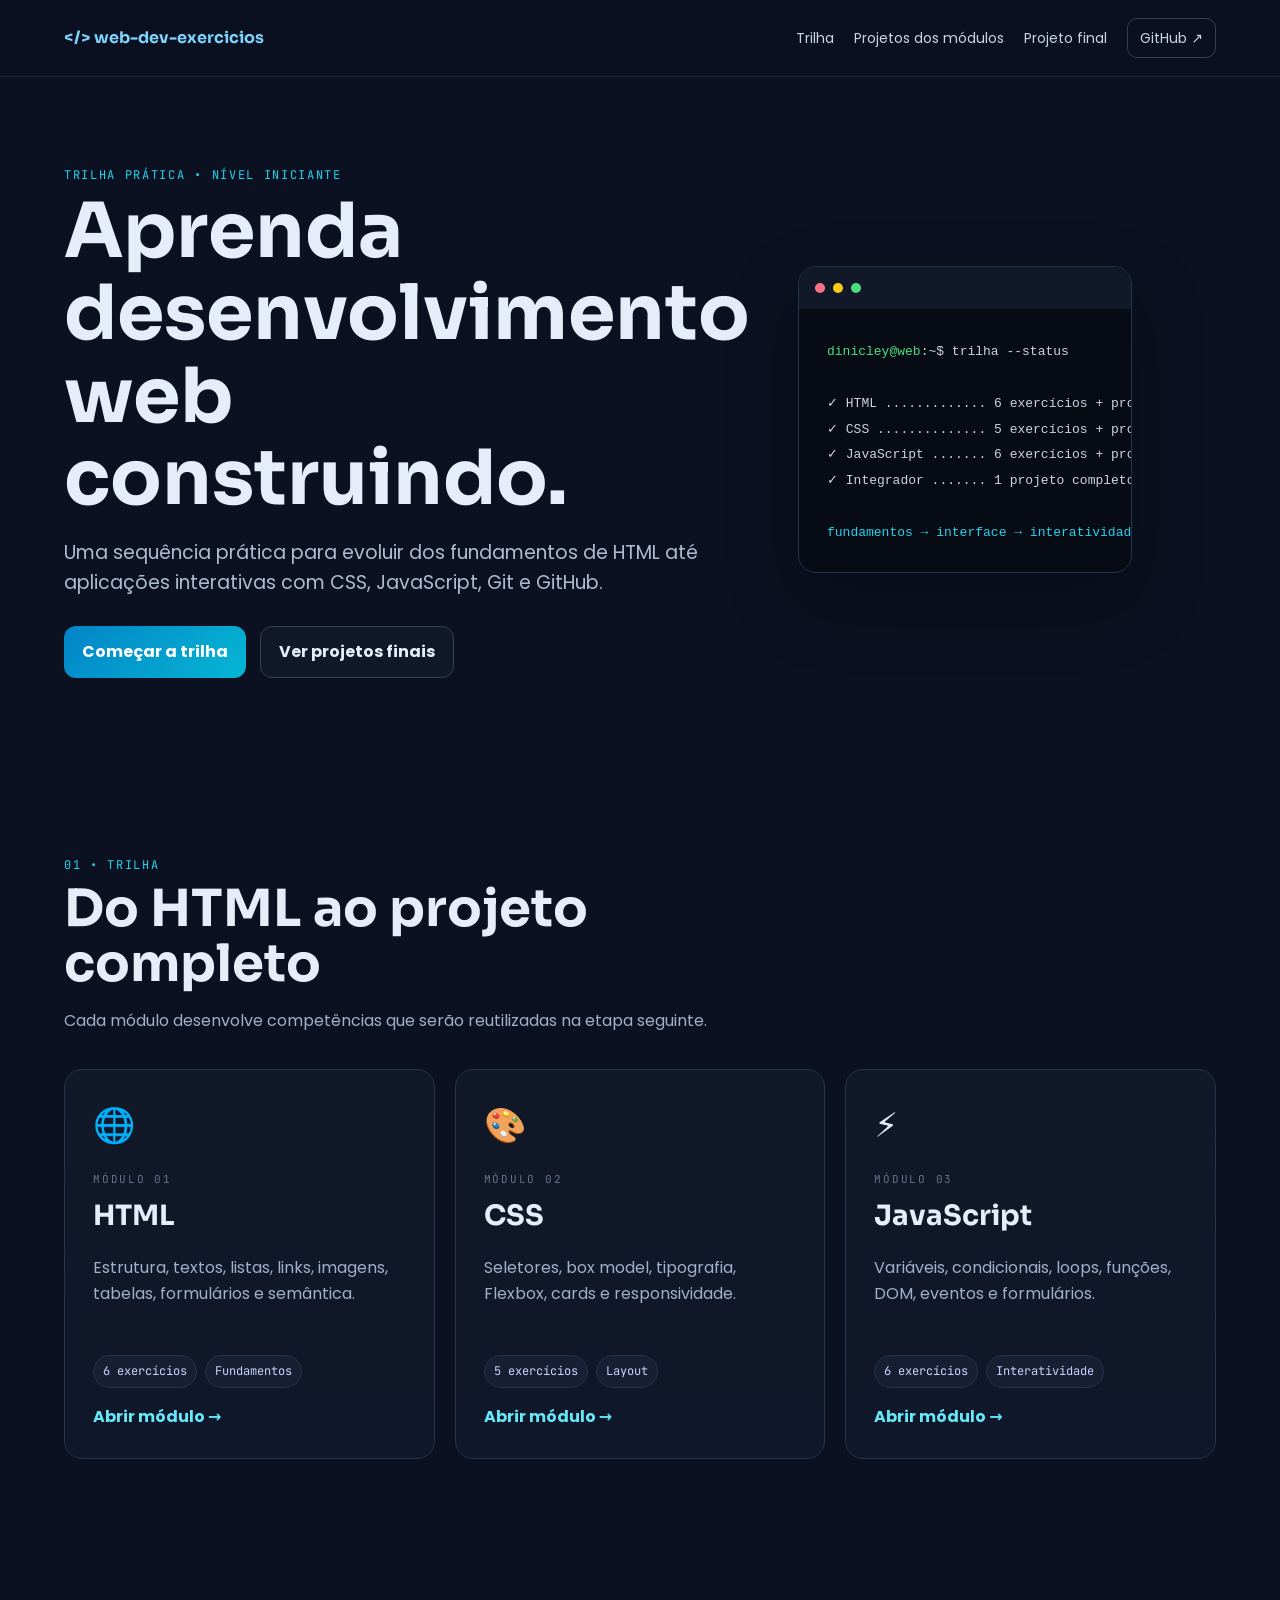
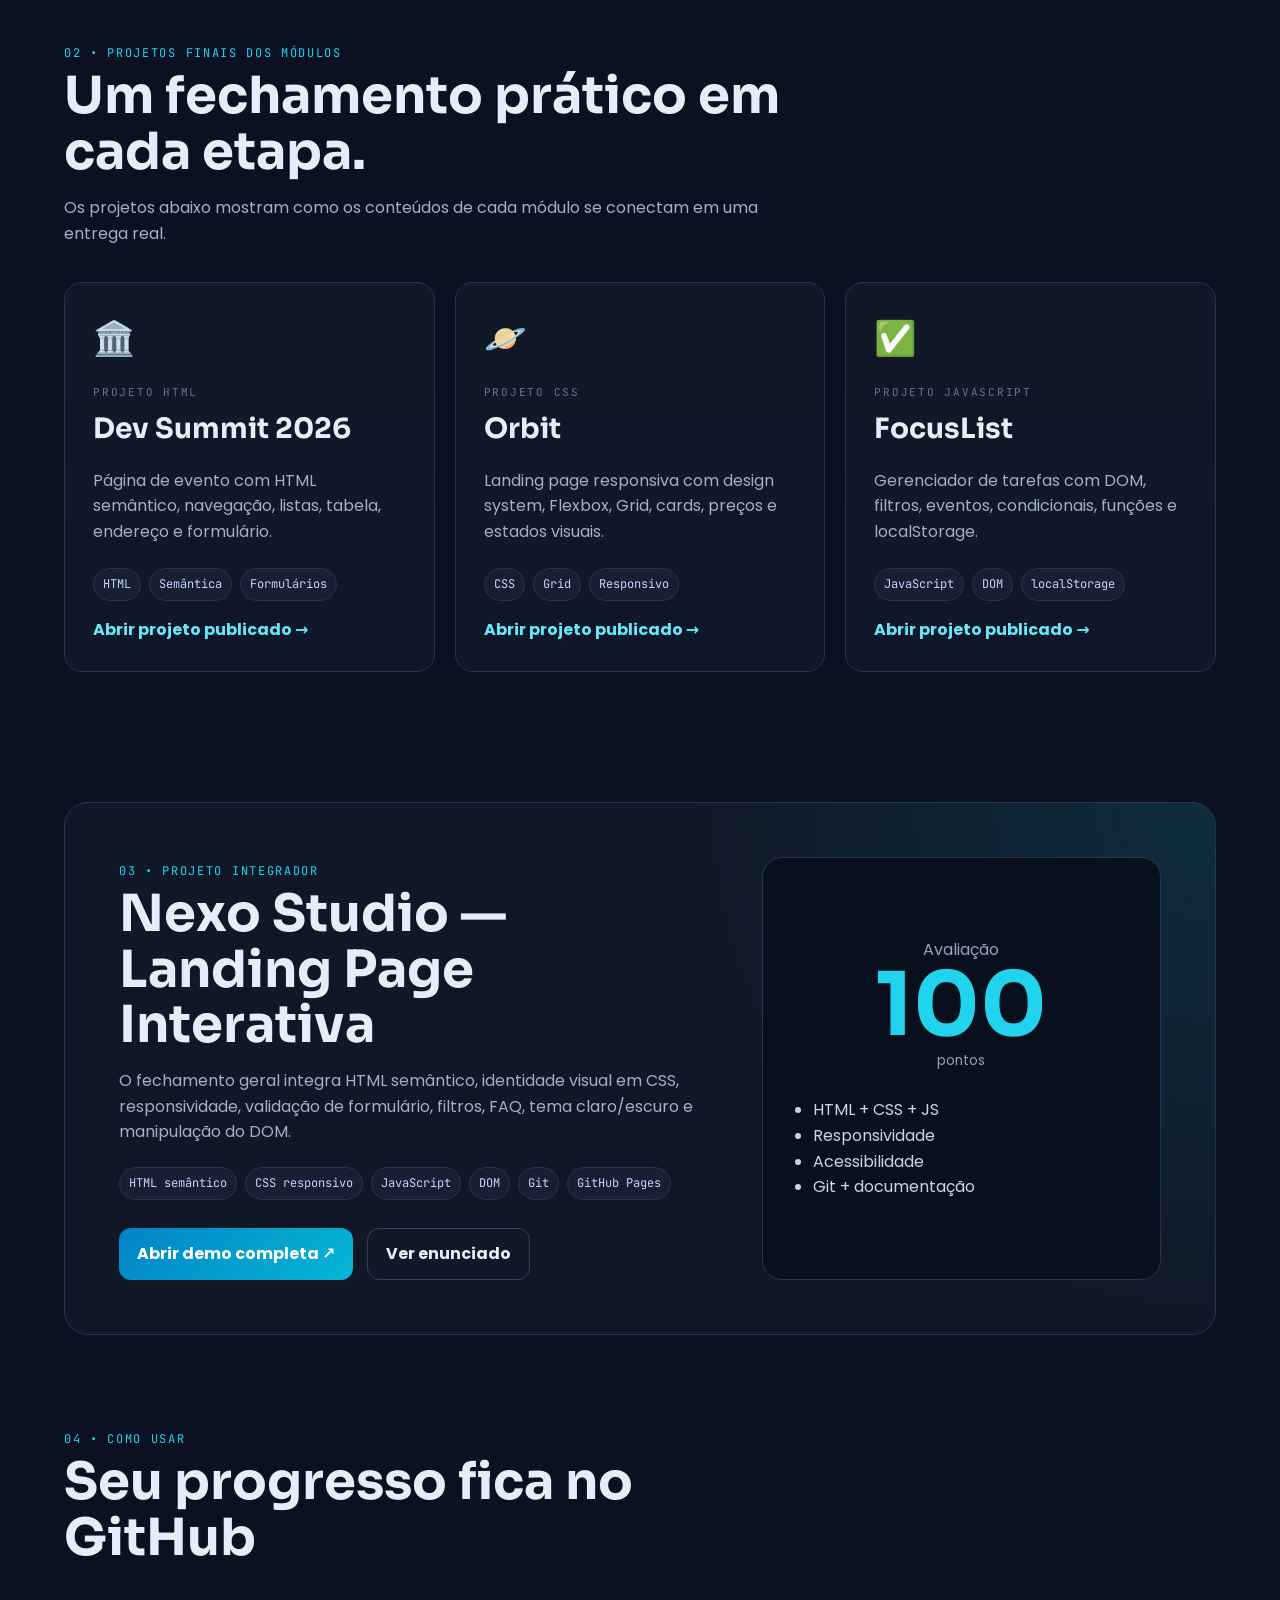
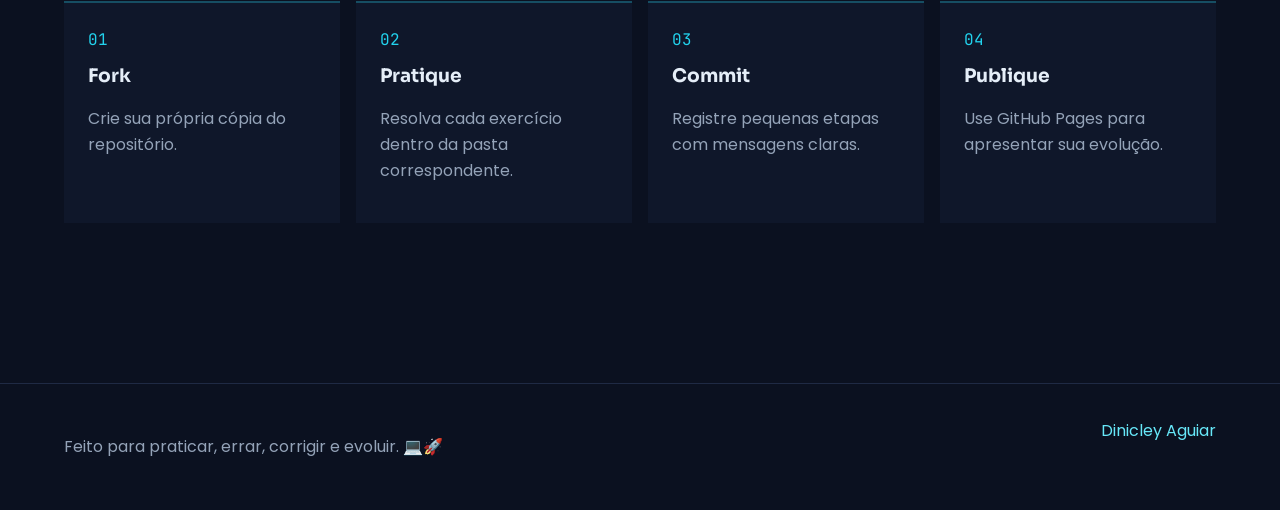
<file: docs/index.html>
<!doctype html>
<html lang="pt-BR">
<head>
  <meta charset="utf-8">
  <meta name="viewport" content="width=device-width, initial-scale=1">
  <meta name="description" content="Trilha prática de Programação Web com HTML, CSS e JavaScript.">
  <title>Programação Web — Exercícios</title>
  <link rel="stylesheet" href="./styles.css">
</head>
<body>
  <header class="topbar">
    <a class="brand" href="#inicio" aria-label="Início">&lt;/&gt; web-dev-exercicios</a>
    <nav aria-label="Navegação principal">
      <a href="#trilha">Trilha</a>
      <a href="#projetos-modulos">Projetos dos módulos</a>
      <a href="#projeto-final">Projeto final</a>
      <a class="github-link" href="https://github.com/dinicleyaguiar/web-dev-exercicios">GitHub ↗</a>
    </nav>
  </header>

  <main>
    <section class="hero" id="inicio">
      <div class="hero-copy">
        <span class="eyebrow">TRILHA PRÁTICA • NÍVEL INICIANTE</span>
        <h1>Aprenda desenvolvimento web construindo.</h1>
        <p>Uma sequência prática para evoluir dos fundamentos de HTML até aplicações interativas com CSS, JavaScript, Git e GitHub.</p>
        <div class="actions">
          <a class="button primary" href="#trilha">Começar a trilha</a>
          <a class="button secondary" href="#projetos-modulos">Ver projetos finais</a>
        </div>
      </div>
      <div class="terminal" aria-label="Resumo da trilha em formato de terminal">
        <div class="terminal-bar"><span></span><span></span><span></span></div>
        <pre><code><span class="prompt">dinicley@web</span>:~$ trilha --status

✓ HTML ............. 6 exercícios + projeto
✓ CSS .............. 5 exercícios + projeto
✓ JavaScript ....... 6 exercícios + projeto
✓ Integrador ....... 1 projeto completo

<span class="success">fundamentos → interface → interatividade</span></code></pre>
      </div>
    </section>

    <section class="section" id="trilha">
      <div class="section-heading">
        <span class="eyebrow">01 • TRILHA</span>
        <h2>Do HTML ao projeto completo</h2>
        <p>Cada módulo desenvolve competências que serão reutilizadas na etapa seguinte.</p>
      </div>

      <div class="cards">
        <article class="card">
          <div class="card-icon">🌐</div>
          <span class="card-number">MÓDULO 01</span>
          <h3>HTML</h3>
          <p>Estrutura, textos, listas, links, imagens, tabelas, formulários e semântica.</p>
          <div class="meta"><span>6 exercícios</span><span>Fundamentos</span></div>
          <a href="https://github.com/dinicleyaguiar/web-dev-exercicios/tree/main/modulo-01-html">Abrir módulo →</a>
        </article>

        <article class="card">
          <div class="card-icon">🎨</div>
          <span class="card-number">MÓDULO 02</span>
          <h3>CSS</h3>
          <p>Seletores, box model, tipografia, Flexbox, cards e responsividade.</p>
          <div class="meta"><span>5 exercícios</span><span>Layout</span></div>
          <a href="https://github.com/dinicleyaguiar/web-dev-exercicios/tree/main/modulo-02-css">Abrir módulo →</a>
        </article>

        <article class="card">
          <div class="card-icon">⚡</div>
          <span class="card-number">MÓDULO 03</span>
          <h3>JavaScript</h3>
          <p>Variáveis, condicionais, loops, funções, DOM, eventos e formulários.</p>
          <div class="meta"><span>6 exercícios</span><span>Interatividade</span></div>
          <a href="https://github.com/dinicleyaguiar/web-dev-exercicios/tree/main/modulo-03-javascript">Abrir módulo →</a>
        </article>
      </div>
    </section>

    <section class="section" id="projetos-modulos">
      <div class="section-heading">
        <span class="eyebrow">02 • PROJETOS FINAIS DOS MÓDULOS</span>
        <h2>Um fechamento prático em cada etapa.</h2>
        <p>Os projetos abaixo mostram como os conteúdos de cada módulo se conectam em uma entrega real.</p>
      </div>

      <div class="cards">
        <article class="card">
          <div class="card-icon">🏛️</div>
          <span class="card-number">PROJETO HTML</span>
          <h3>Dev Summit 2026</h3>
          <p>Página de evento com HTML semântico, navegação, listas, tabela, endereço e formulário.</p>
          <div class="meta"><span>HTML</span><span>Semântica</span><span>Formulários</span></div>
          <a href="./html/">Abrir projeto publicado →</a>
        </article>

        <article class="card">
          <div class="card-icon">🪐</div>
          <span class="card-number">PROJETO CSS</span>
          <h3>Orbit</h3>
          <p>Landing page responsiva com design system, Flexbox, Grid, cards, preços e estados visuais.</p>
          <div class="meta"><span>CSS</span><span>Grid</span><span>Responsivo</span></div>
          <a href="./css/">Abrir projeto publicado →</a>
        </article>

        <article class="card">
          <div class="card-icon">✅</div>
          <span class="card-number">PROJETO JAVASCRIPT</span>
          <h3>FocusList</h3>
          <p>Gerenciador de tarefas com DOM, filtros, eventos, condicionais, funções e localStorage.</p>
          <div class="meta"><span>JavaScript</span><span>DOM</span><span>localStorage</span></div>
          <a href="./javascript/">Abrir projeto publicado →</a>
        </article>
      </div>
    </section>

    <section class="project" id="projeto-final">
      <div>
        <span class="eyebrow">03 • PROJETO INTEGRADOR</span>
        <h2>Nexo Studio — Landing Page Interativa</h2>
        <p>O fechamento geral integra HTML semântico, identidade visual em CSS, responsividade, validação de formulário, filtros, FAQ, tema claro/escuro e manipulação do DOM.</p>
        <div class="project-tags">
          <span>HTML semântico</span><span>CSS responsivo</span><span>JavaScript</span><span>DOM</span><span>Git</span><span>GitHub Pages</span>
        </div>
        <div class="actions">
          <a class="button primary" href="./projeto-final/">Abrir demo completa ↗</a>
          <a class="button secondary" href="https://github.com/dinicleyaguiar/web-dev-exercicios/blob/main/projeto-final/README.md">Ver enunciado</a>
        </div>
      </div>
      <div class="score-card">
        <span>Avaliação</span>
        <strong>100</strong>
        <small>pontos</small>
        <ul>
          <li>HTML + CSS + JS</li>
          <li>Responsividade</li>
          <li>Acessibilidade</li>
          <li>Git + documentação</li>
        </ul>
      </div>
    </section>

    <section class="section" id="como-usar">
      <div class="section-heading">
        <span class="eyebrow">04 • COMO USAR</span>
        <h2>Seu progresso fica no GitHub</h2>
      </div>
      <div class="steps">
        <div><span>01</span><h3>Fork</h3><p>Crie sua própria cópia do repositório.</p></div>
        <div><span>02</span><h3>Pratique</h3><p>Resolva cada exercício dentro da pasta correspondente.</p></div>
        <div><span>03</span><h3>Commit</h3><p>Registre pequenas etapas com mensagens claras.</p></div>
        <div><span>04</span><h3>Publique</h3><p>Use GitHub Pages para apresentar sua evolução.</p></div>
      </div>
    </section>
  </main>

  <footer>
    <p>Feito para praticar, errar, corrigir e evoluir. 💻🚀</p>
    <a href="https://github.com/dinicleyaguiar">Dinicley Aguiar</a>
  </footer>
</body>
</html>
</file>
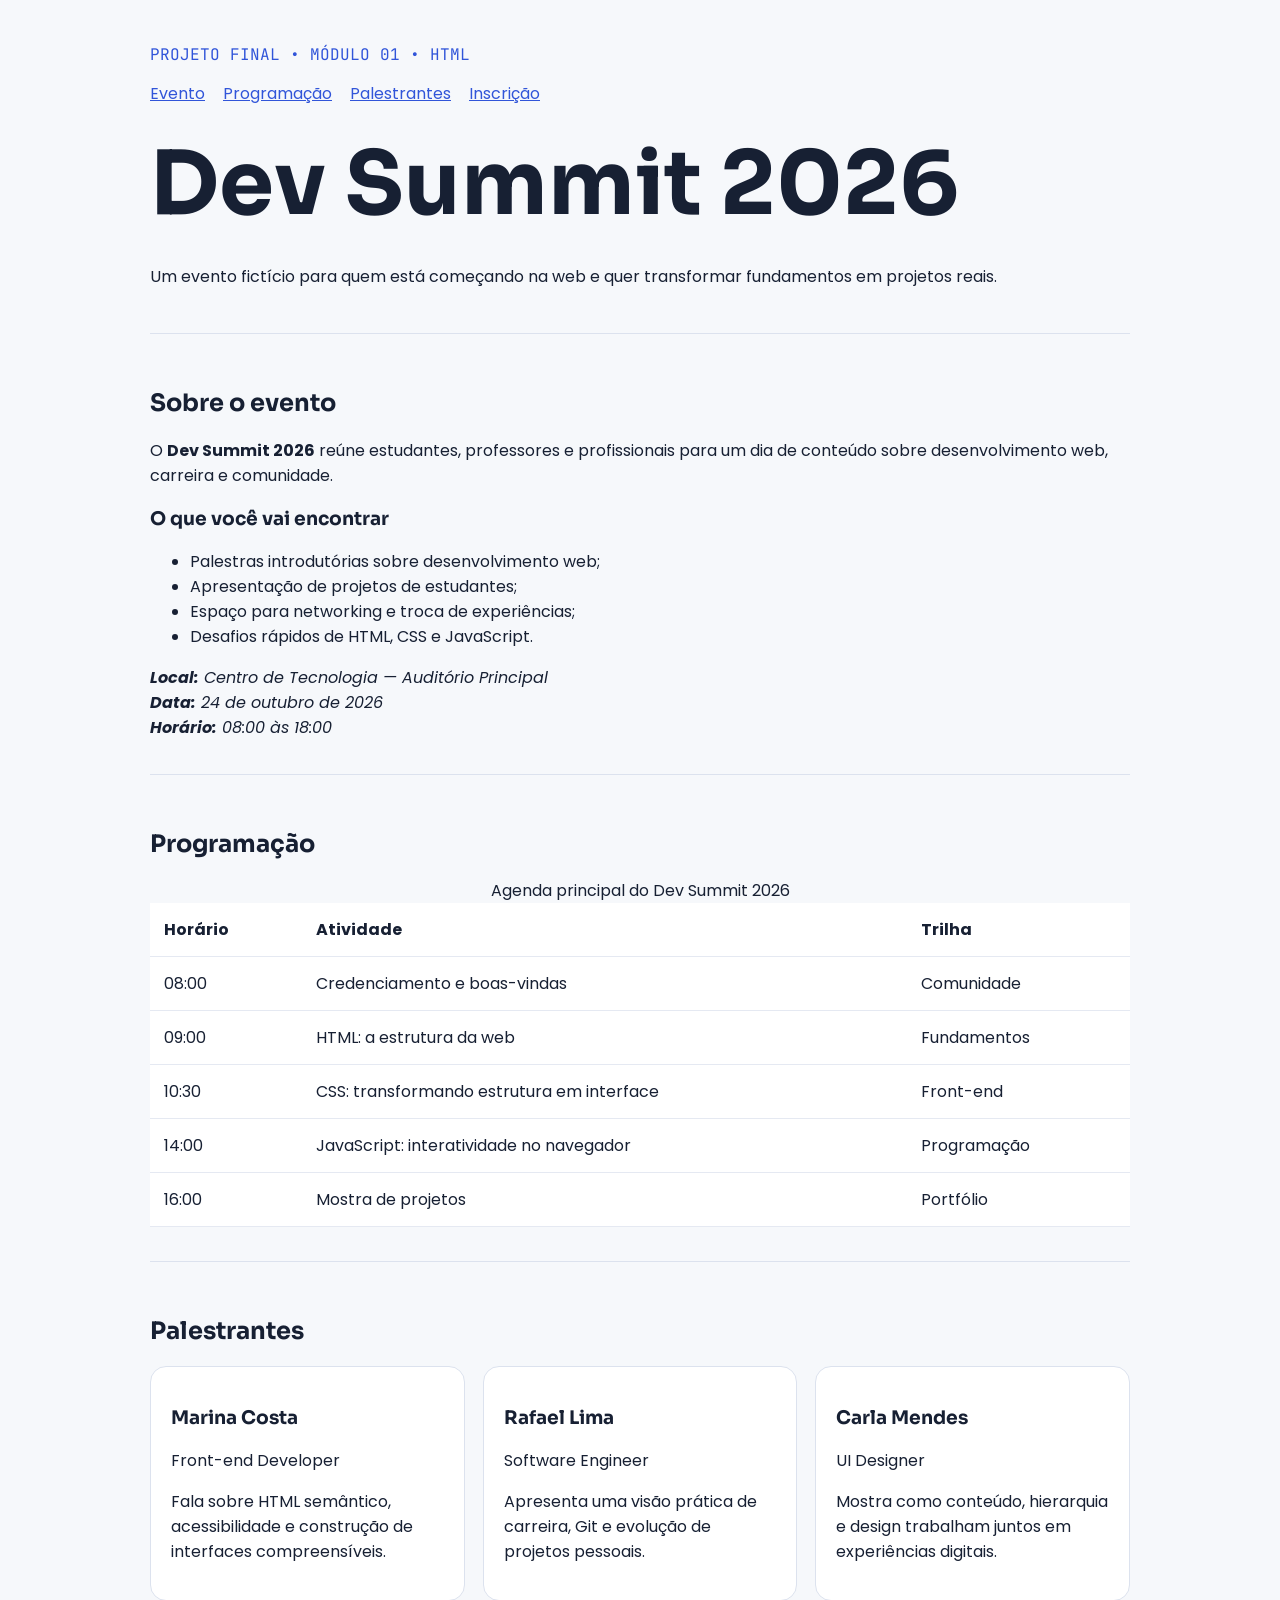
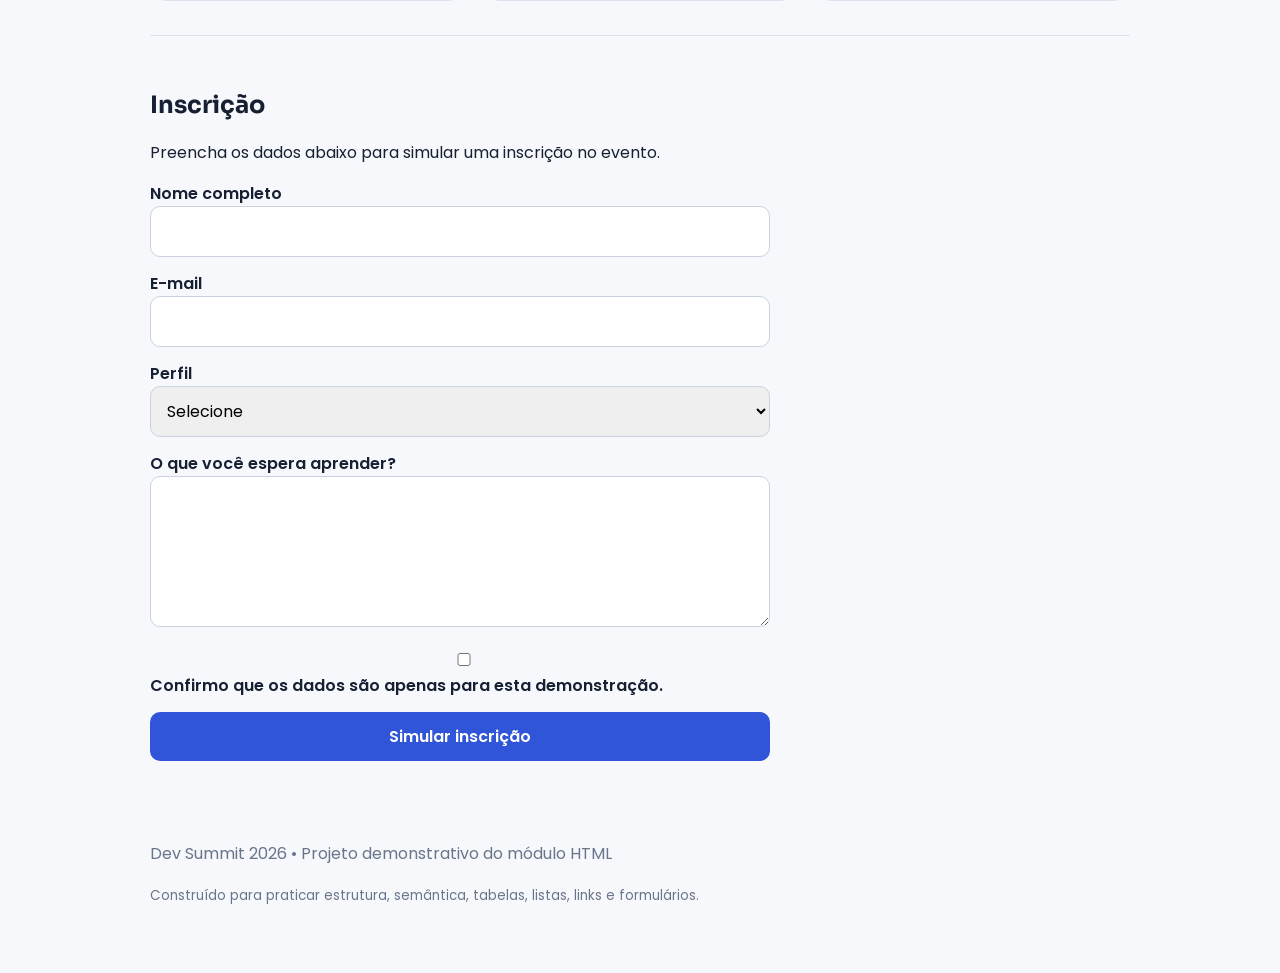
<file: modulo-01-html/projeto-final/index.html>
<!doctype html>
<html lang="pt-BR">
<head>
  <meta charset="utf-8">
  <meta name="viewport" content="width=device-width, initial-scale=1">
  <meta name="description" content="Dev Summit 2026 — projeto final demonstrativo do módulo de HTML.">
  <title>Dev Summit 2026</title>
  <link rel="preconnect" href="https://fonts.googleapis.com">
  <link rel="preconnect" href="https://fonts.gstatic.com" crossorigin>
  <link href="https://fonts.googleapis.com/css2?family=JetBrains+Mono:wght@400;600&family=Poppins:wght@400;500;600&family=Sora:wght@600;700;800&display=swap" rel="stylesheet">
  <style>
    :root{font-family:"Poppins",sans-serif;color:#172033;background:#f6f8fb}*{box-sizing:border-box}body{margin:0}header,main,footer{width:min(980px,92%);margin:auto}header{padding:28px 0}nav{display:flex;gap:18px;flex-wrap:wrap}nav a{color:#3155d9}h1,h2,h3{font-family:"Sora",sans-serif}h1{font-size:clamp(2.4rem,7vw,5.5rem);line-height:1;margin:.4em 0}.tag,code{font-family:"JetBrains Mono",monospace}.tag{color:#3155d9}section{padding:34px 0;border-top:1px solid #dce2ee}.grid{display:grid;grid-template-columns:repeat(auto-fit,minmax(220px,1fr));gap:18px}article{background:#fff;border:1px solid #dce2ee;border-radius:16px;padding:20px}table{width:100%;border-collapse:collapse;background:#fff}th,td{padding:14px;text-align:left;border-bottom:1px solid #e5e9f2}form{display:grid;gap:14px;max-width:620px}label{font-weight:600}input,select,textarea,button{font:inherit;padding:12px;border-radius:10px;border:1px solid #cbd3e2;width:100%}button{background:#3155d9;color:#fff;border:0;font-weight:600;cursor:pointer}footer{padding:30px 0 50px;color:#69758a}@media(max-width:600px){table{font-size:.9rem;display:block;overflow:auto}}
  </style>
</head>
<body>
  <header>
    <p class="tag">PROJETO FINAL • MÓDULO 01 • HTML</p>
    <nav aria-label="Navegação principal">
      <a href="#evento">Evento</a>
      <a href="#programacao">Programação</a>
      <a href="#palestrantes">Palestrantes</a>
      <a href="#inscricao">Inscrição</a>
    </nav>
    <h1>Dev Summit 2026</h1>
    <p>Um evento fictício para quem está começando na web e quer transformar fundamentos em projetos reais.</p>
  </header>

  <main>
    <section id="evento">
      <h2>Sobre o evento</h2>
      <p>O <strong>Dev Summit 2026</strong> reúne estudantes, professores e profissionais para um dia de conteúdo sobre desenvolvimento web, carreira e comunidade.</p>
      <h3>O que você vai encontrar</h3>
      <ul>
        <li>Palestras introdutórias sobre desenvolvimento web;</li>
        <li>Apresentação de projetos de estudantes;</li>
        <li>Espaço para networking e troca de experiências;</li>
        <li>Desafios rápidos de HTML, CSS e JavaScript.</li>
      </ul>
      <address>
        <strong>Local:</strong> Centro de Tecnologia — Auditório Principal<br>
        <strong>Data:</strong> 24 de outubro de 2026<br>
        <strong>Horário:</strong> 08:00 às 18:00
      </address>
    </section>

    <section id="programacao">
      <h2>Programação</h2>
      <table>
        <caption>Agenda principal do Dev Summit 2026</caption>
        <thead><tr><th>Horário</th><th>Atividade</th><th>Trilha</th></tr></thead>
        <tbody>
          <tr><td>08:00</td><td>Credenciamento e boas-vindas</td><td>Comunidade</td></tr>
          <tr><td>09:00</td><td>HTML: a estrutura da web</td><td>Fundamentos</td></tr>
          <tr><td>10:30</td><td>CSS: transformando estrutura em interface</td><td>Front-end</td></tr>
          <tr><td>14:00</td><td>JavaScript: interatividade no navegador</td><td>Programação</td></tr>
          <tr><td>16:00</td><td>Mostra de projetos</td><td>Portfólio</td></tr>
        </tbody>
      </table>
    </section>

    <section id="palestrantes">
      <h2>Palestrantes</h2>
      <div class="grid">
        <article>
          <h3>Marina Costa</h3>
          <p>Front-end Developer</p>
          <p>Fala sobre HTML semântico, acessibilidade e construção de interfaces compreensíveis.</p>
        </article>
        <article>
          <h3>Rafael Lima</h3>
          <p>Software Engineer</p>
          <p>Apresenta uma visão prática de carreira, Git e evolução de projetos pessoais.</p>
        </article>
        <article>
          <h3>Carla Mendes</h3>
          <p>UI Designer</p>
          <p>Mostra como conteúdo, hierarquia e design trabalham juntos em experiências digitais.</p>
        </article>
      </div>
    </section>

    <section id="inscricao">
      <h2>Inscrição</h2>
      <p>Preencha os dados abaixo para simular uma inscrição no evento.</p>
      <form action="#" method="get">
        <div>
          <label for="nome">Nome completo</label>
          <input id="nome" name="nome" type="text" required autocomplete="name">
        </div>
        <div>
          <label for="email">E-mail</label>
          <input id="email" name="email" type="email" required autocomplete="email">
        </div>
        <div>
          <label for="perfil">Perfil</label>
          <select id="perfil" name="perfil" required>
            <option value="">Selecione</option>
            <option>Estudante</option>
            <option>Professor</option>
            <option>Profissional</option>
          </select>
        </div>
        <div>
          <label for="mensagem">O que você espera aprender?</label>
          <textarea id="mensagem" name="mensagem" rows="5"></textarea>
        </div>
        <label><input type="checkbox" name="termos" required> Confirmo que os dados são apenas para esta demonstração.</label>
        <button type="submit">Simular inscrição</button>
      </form>
    </section>
  </main>

  <footer>
    <p>Dev Summit 2026 • Projeto demonstrativo do módulo HTML</p>
    <p><small>Construído para praticar estrutura, semântica, tabelas, listas, links e formulários.</small></p>
  </footer>
</body>
</html>
</file>
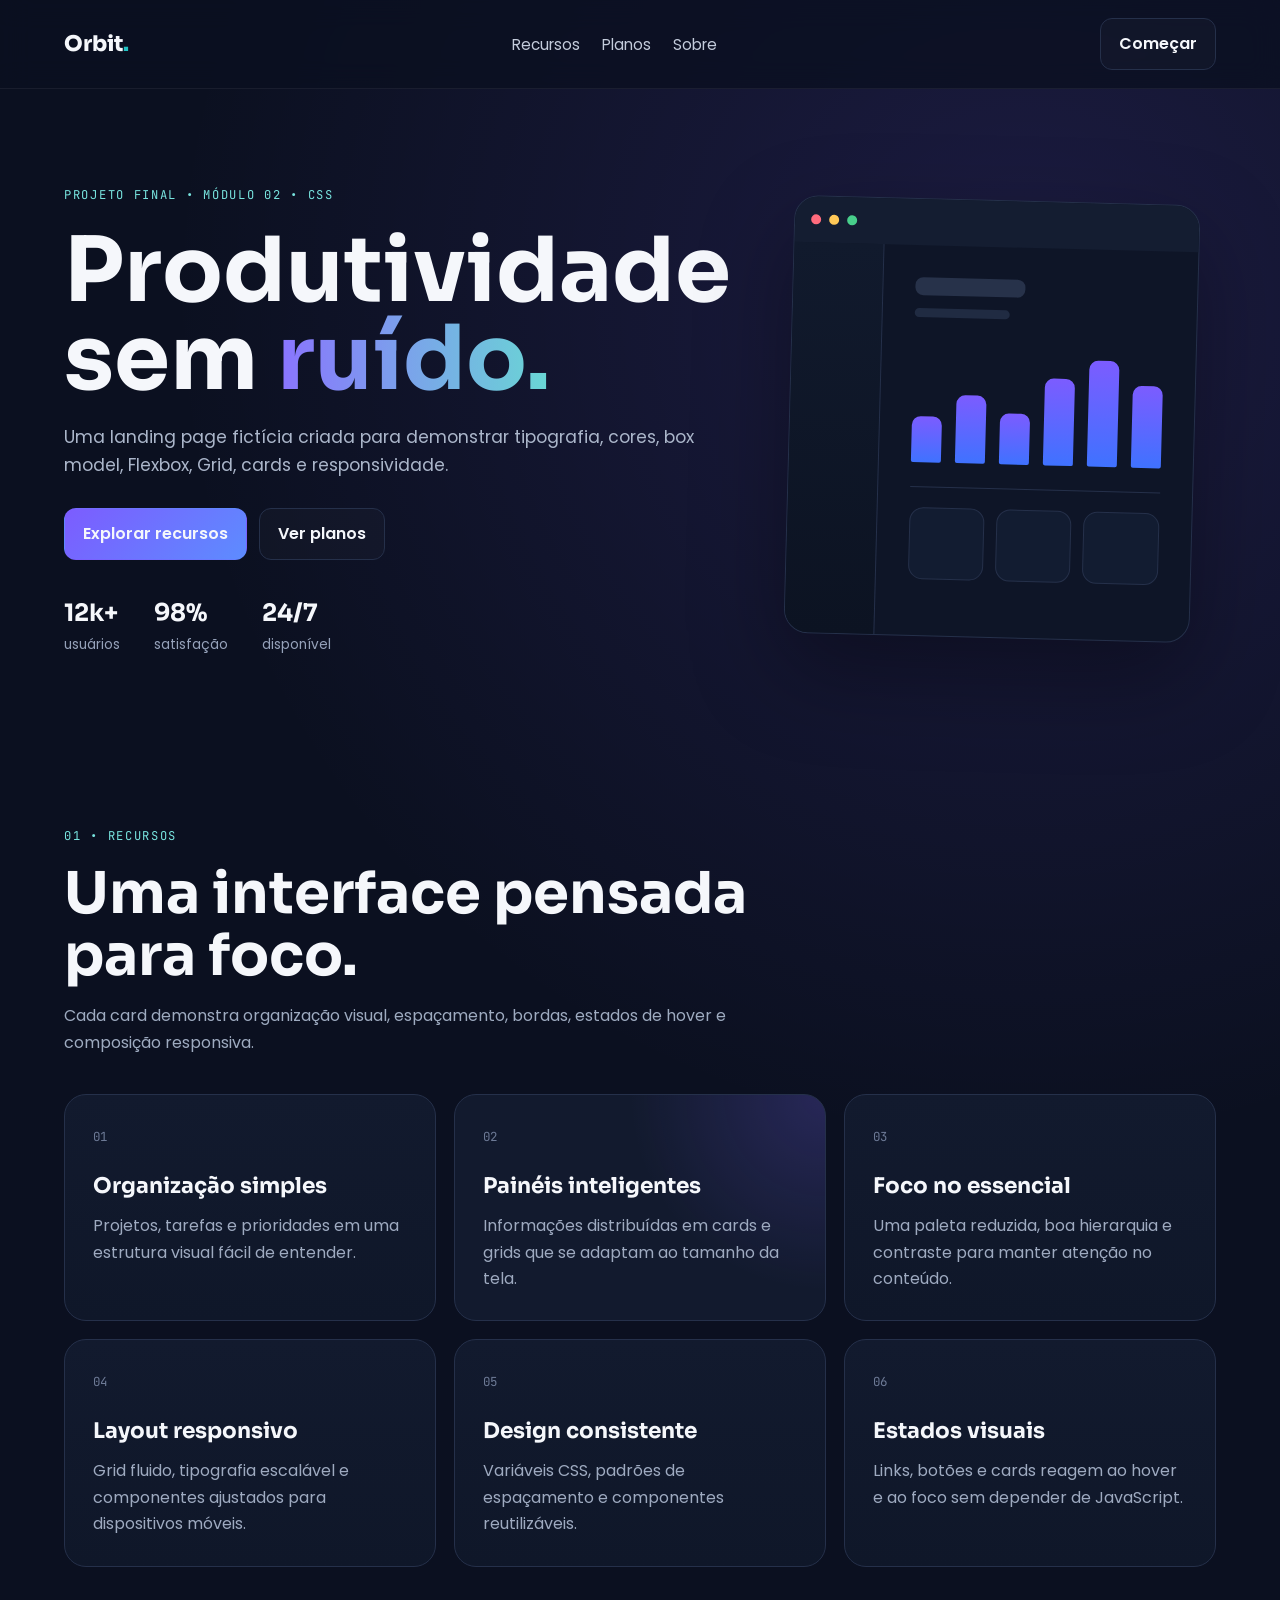
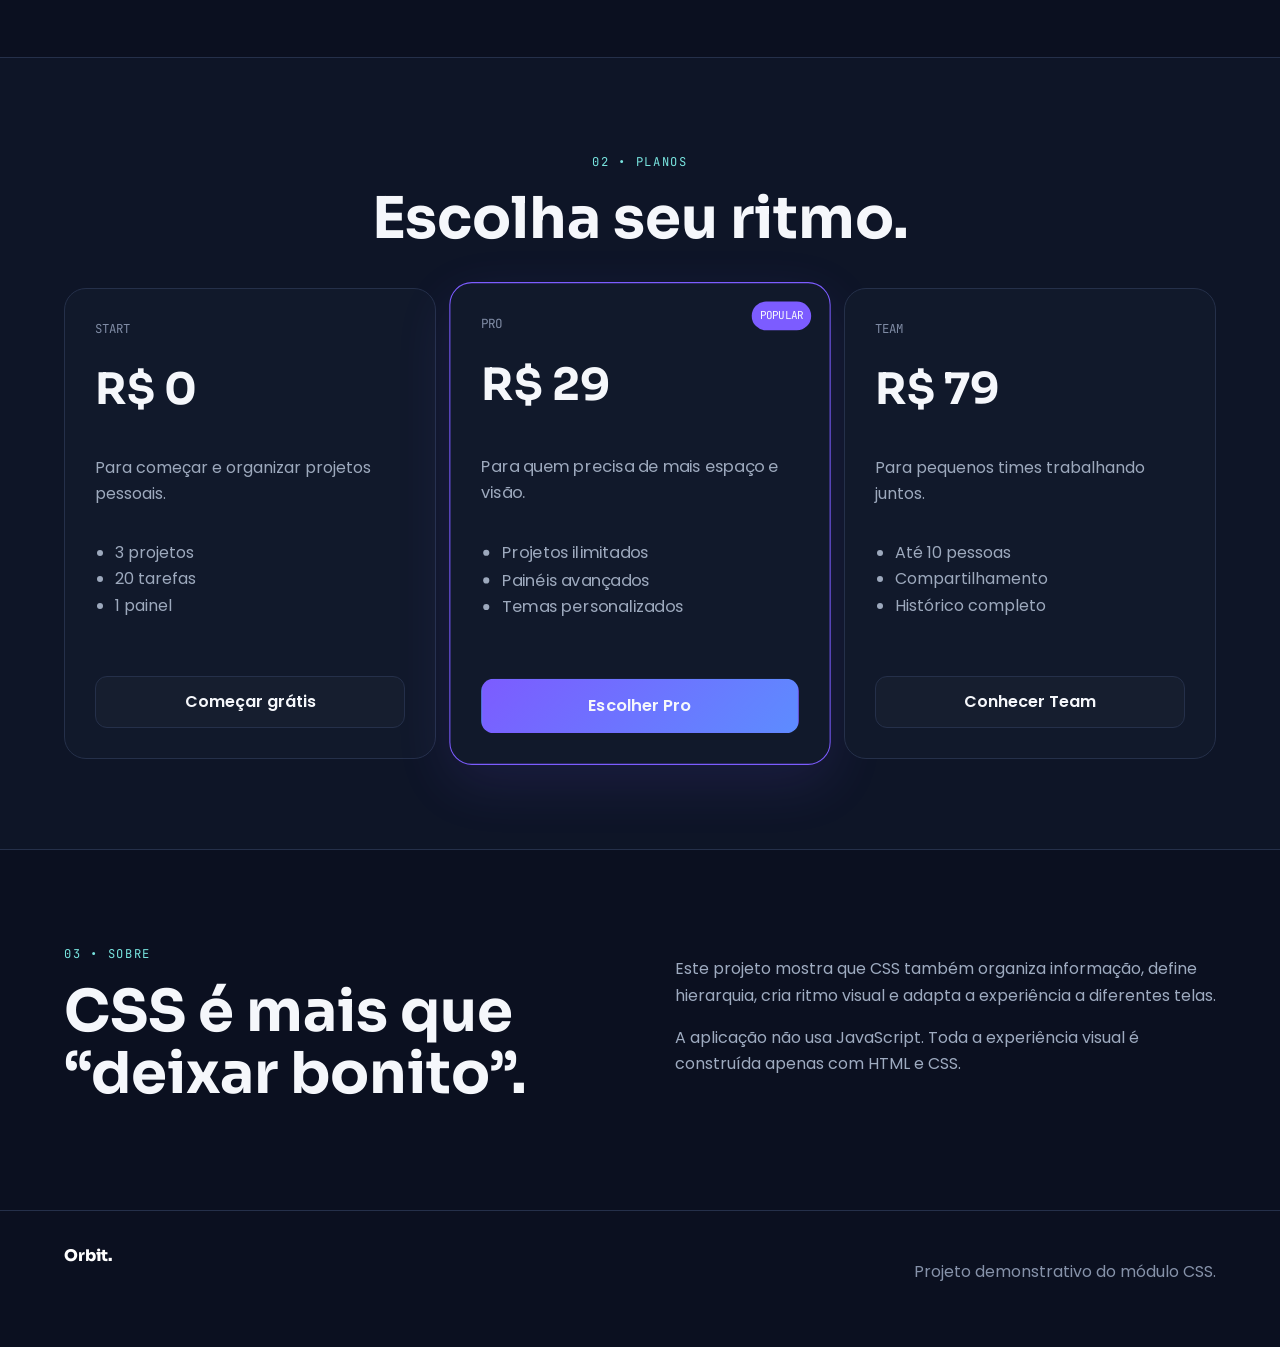
<file: modulo-02-css/projeto-final/index.html>
<!doctype html>
<html lang="pt-BR">
<head>
  <meta charset="utf-8">
  <meta name="viewport" content="width=device-width, initial-scale=1">
  <meta name="description" content="Orbit — landing page demonstrativa do projeto final do módulo CSS.">
  <title>Orbit — Produtividade sem ruído</title>
  <link rel="stylesheet" href="./style.css">
</head>
<body>
  <header class="site-header">
    <div class="container nav">
      <a class="brand" href="#inicio">Orbit<span>.</span></a>
      <nav aria-label="Navegação principal">
        <a href="#recursos">Recursos</a>
        <a href="#planos">Planos</a>
        <a href="#sobre">Sobre</a>
      </nav>
      <a class="button ghost" href="#planos">Começar</a>
    </div>
  </header>

  <main>
    <section class="hero" id="inicio">
      <div class="container hero-grid">
        <div class="hero-copy">
          <span class="eyebrow">PROJETO FINAL • MÓDULO 02 • CSS</span>
          <h1>Produtividade sem <span>ruído.</span></h1>
          <p>Uma landing page fictícia criada para demonstrar tipografia, cores, box model, Flexbox, Grid, cards e responsividade.</p>
          <div class="actions">
            <a class="button primary" href="#recursos">Explorar recursos</a>
            <a class="button ghost" href="#planos">Ver planos</a>
          </div>
          <div class="mini-stats">
            <div><strong>12k+</strong><span>usuários</span></div>
            <div><strong>98%</strong><span>satisfação</span></div>
            <div><strong>24/7</strong><span>disponível</span></div>
          </div>
        </div>
        <div class="dashboard" aria-hidden="true">
          <div class="dashboard-top"><span></span><span></span><span></span></div>
          <div class="dashboard-content">
            <div class="side"></div>
            <div class="panel">
              <div class="panel-title"></div>
              <div class="panel-line short"></div>
              <div class="chart">
                <i style="--h:38%"></i><i style="--h:56%"></i><i style="--h:42%"></i><i style="--h:72%"></i><i style="--h:88%"></i><i style="--h:68%"></i>
              </div>
              <div class="widget-row"><div></div><div></div><div></div></div>
            </div>
          </div>
        </div>
      </div>
    </section>

    <section class="section" id="recursos">
      <div class="container">
        <div class="section-heading">
          <span class="eyebrow">01 • RECURSOS</span>
          <h2>Uma interface pensada para foco.</h2>
          <p>Cada card demonstra organização visual, espaçamento, bordas, estados de hover e composição responsiva.</p>
        </div>
        <div class="feature-grid">
          <article class="feature-card"><span>01</span><h3>Organização simples</h3><p>Projetos, tarefas e prioridades em uma estrutura visual fácil de entender.</p></article>
          <article class="feature-card featured"><span>02</span><h3>Painéis inteligentes</h3><p>Informações distribuídas em cards e grids que se adaptam ao tamanho da tela.</p></article>
          <article class="feature-card"><span>03</span><h3>Foco no essencial</h3><p>Uma paleta reduzida, boa hierarquia e contraste para manter atenção no conteúdo.</p></article>
          <article class="feature-card"><span>04</span><h3>Layout responsivo</h3><p>Grid fluido, tipografia escalável e componentes ajustados para dispositivos móveis.</p></article>
          <article class="feature-card"><span>05</span><h3>Design consistente</h3><p>Variáveis CSS, padrões de espaçamento e componentes reutilizáveis.</p></article>
          <article class="feature-card"><span>06</span><h3>Estados visuais</h3><p>Links, botões e cards reagem ao hover e ao foco sem depender de JavaScript.</p></article>
        </div>
      </div>
    </section>

    <section class="section section-alt" id="planos">
      <div class="container">
        <div class="section-heading center">
          <span class="eyebrow">02 • PLANOS</span>
          <h2>Escolha seu ritmo.</h2>
        </div>
        <div class="pricing-grid">
          <article class="price-card"><span class="plan">START</span><strong>R$ 0</strong><p>Para começar e organizar projetos pessoais.</p><ul><li>3 projetos</li><li>20 tarefas</li><li>1 painel</li></ul><a class="button ghost" href="#">Começar grátis</a></article>
          <article class="price-card highlight"><span class="badge">POPULAR</span><span class="plan">PRO</span><strong>R$ 29</strong><p>Para quem precisa de mais espaço e visão.</p><ul><li>Projetos ilimitados</li><li>Painéis avançados</li><li>Temas personalizados</li></ul><a class="button primary" href="#">Escolher Pro</a></article>
          <article class="price-card"><span class="plan">TEAM</span><strong>R$ 79</strong><p>Para pequenos times trabalhando juntos.</p><ul><li>Até 10 pessoas</li><li>Compartilhamento</li><li>Histórico completo</li></ul><a class="button ghost" href="#">Conhecer Team</a></article>
        </div>
      </div>
    </section>

    <section class="section" id="sobre">
      <div class="container about-grid">
        <div><span class="eyebrow">03 • SOBRE</span><h2>CSS é mais que “deixar bonito”.</h2></div>
        <div><p>Este projeto mostra que CSS também organiza informação, define hierarquia, cria ritmo visual e adapta a experiência a diferentes telas.</p><p>A aplicação não usa JavaScript. Toda a experiência visual é construída apenas com HTML e CSS.</p></div>
      </div>
    </section>
  </main>

  <footer class="site-footer"><div class="container"><span>Orbit.</span><p>Projeto demonstrativo do módulo CSS.</p></div></footer>
</body>
</html>
</file>
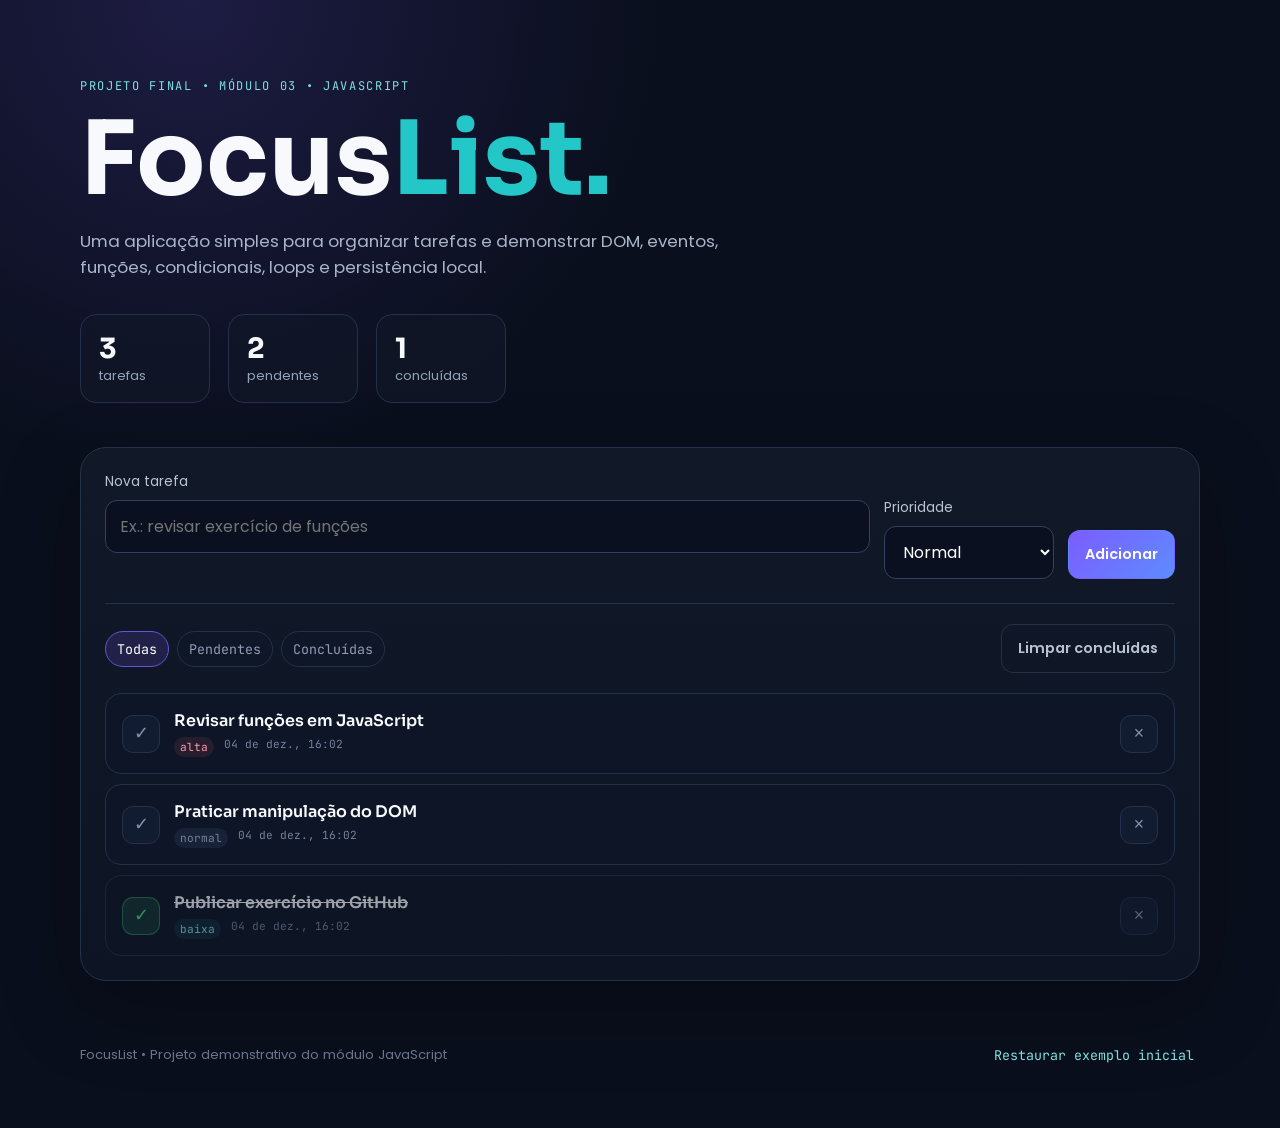
<file: modulo-03-javascript/projeto-final/index.html>
<!doctype html>
<html lang="pt-BR">
<head>
  <meta charset="utf-8">
  <meta name="viewport" content="width=device-width, initial-scale=1">
  <meta name="description" content="FocusList — aplicação demonstrativa do projeto final do módulo JavaScript.">
  <title>FocusList — Organize suas tarefas</title>
  <link rel="stylesheet" href="./style.css">
  <script src="./script.js" defer></script>
</head>
<body>
  <main class="app-shell">
    <section class="intro">
      <span class="eyebrow">PROJETO FINAL • MÓDULO 03 • JAVASCRIPT</span>
      <h1>Focus<span>List.</span></h1>
      <p>Uma aplicação simples para organizar tarefas e demonstrar DOM, eventos, funções, condicionais, loops e persistência local.</p>
      <div class="stats">
        <div><strong id="stat-total">0</strong><span>tarefas</span></div>
        <div><strong id="stat-pending">0</strong><span>pendentes</span></div>
        <div><strong id="stat-done">0</strong><span>concluídas</span></div>
      </div>
    </section>

    <section class="board" aria-label="Gerenciador de tarefas">
      <form id="task-form" class="task-form" novalidate>
        <div class="field grow">
          <label for="task-title">Nova tarefa</label>
          <input id="task-title" name="title" type="text" maxlength="80" placeholder="Ex.: revisar exercício de funções" autocomplete="off">
          <small id="task-error" class="error" aria-live="polite"></small>
        </div>
        <div class="field">
          <label for="task-priority">Prioridade</label>
          <select id="task-priority" name="priority">
            <option value="normal">Normal</option>
            <option value="alta">Alta</option>
            <option value="baixa">Baixa</option>
          </select>
        </div>
        <button class="btn primary" type="submit">Adicionar</button>
      </form>

      <div class="toolbar">
        <div class="filters" role="group" aria-label="Filtrar tarefas">
          <button class="filter active" type="button" data-filter="todas">Todas</button>
          <button class="filter" type="button" data-filter="pendentes">Pendentes</button>
          <button class="filter" type="button" data-filter="concluidas">Concluídas</button>
        </div>
        <button id="clear-done" class="btn ghost" type="button">Limpar concluídas</button>
      </div>

      <div id="task-list" class="task-list" aria-live="polite"></div>

      <template id="task-template">
        <article class="task-card">
          <button class="check" type="button" aria-label="Alternar conclusão">✓</button>
          <div class="task-copy">
            <h2></h2>
            <div class="task-meta"><span class="priority"></span><time></time></div>
          </div>
          <button class="delete" type="button" aria-label="Excluir tarefa">×</button>
        </article>
      </template>

      <div id="empty-state" class="empty-state">
        <span>✓</span>
        <h2>Nenhuma tarefa por aqui.</h2>
        <p>Adicione uma tarefa ou troque o filtro atual.</p>
      </div>
    </section>
  </main>

  <footer>
    <p>FocusList • Projeto demonstrativo do módulo JavaScript</p>
    <button id="reset-app" type="button">Restaurar exemplo inicial</button>
  </footer>
</body>
</html>
</file>
<file: docs/styles.css>
@import url('https://fonts.googleapis.com/css2?family=JetBrains+Mono:wght@400;500;600;700&family=Poppins:wght@400;500;600;700&family=Sora:wght@500;600;700;800&display=swap');
*{box-sizing:border-box}html{scroll-behavior:smooth}body{margin:0;font-family:"Poppins",ui-sans-serif,system-ui,-apple-system,BlinkMacSystemFont,"Segoe UI",sans-serif;background:#0b1120;color:#e5eef8;line-height:1.6}a{color:inherit;text-decoration:none}h1,h2,h3,.logo,.brand{font-family:"Sora",ui-sans-serif,system-ui,sans-serif}.topbar{position:sticky;top:0;z-index:20;display:flex;justify-content:space-between;align-items:center;padding:18px 5vw;background:rgba(11,17,32,.9);backdrop-filter:blur(12px);border-bottom:1px solid #1f2a44}.brand{font-weight:700;color:#7dd3fc}.topbar nav{display:flex;gap:20px;align-items:center;font-size:14px}.topbar nav a{color:#c9d5e5}.topbar nav a:hover{color:#fff}.github-link{padding:8px 12px;border:1px solid #334155;border-radius:10px}.hero,.section,.project{width:min(1180px,90vw);margin:0 auto}.hero{min-height:76vh;display:grid;grid-template-columns:1.2fr .8fr;gap:48px;align-items:center;padding:72px 0}.hero h1,.section h2,.project h2{margin:.25rem 0 1rem;line-height:1.08}.hero h1{font-size:clamp(42px,6vw,76px);max-width:900px}.hero p{font-size:19px;color:#aebbd0;max-width:720px}.eyebrow,.card-number,.steps span,.terminal pre,.meta span,.project-tags span{font-family:"JetBrains Mono",ui-monospace,SFMono-Regular,Menlo,monospace}.eyebrow{display:inline-block;font-size:12px;letter-spacing:.14em;color:#22d3ee}.actions{display:flex;gap:14px;margin-top:28px;flex-wrap:wrap}.button{display:inline-flex;align-items:center;justify-content:center;padding:12px 18px;border-radius:12px;font-weight:700}.primary{background:linear-gradient(135deg,#0284c7,#06b6d4);color:white}.secondary{border:1px solid #334155;background:#111827}.terminal{background:#060b14;border:1px solid #26344d;border-radius:18px;overflow:hidden;box-shadow:0 28px 70px rgba(0,0,0,.28)}.terminal-bar{height:42px;background:#111827;display:flex;align-items:center;gap:8px;padding:0 16px}.terminal-bar span{width:10px;height:10px;border-radius:50%;background:#475569}.terminal-bar span:nth-child(1){background:#fb7185}.terminal-bar span:nth-child(2){background:#facc15}.terminal-bar span:nth-child(3){background:#4ade80}.terminal pre{margin:0;padding:28px;overflow:auto;color:#cbd5e1}.prompt{color:#4ade80}.success{color:#22d3ee}.section{padding:90px 0}.section-heading{max-width:760px;margin-bottom:36px}.section h2,.project h2{font-size:clamp(32px,4vw,54px)}.section-heading p,.project p{color:#9fb0c8}.cards{display:grid;grid-template-columns:repeat(3,1fr);gap:20px}.card{padding:28px;background:linear-gradient(180deg,#111827,#0f172a);border:1px solid #26344d;border-radius:18px;transition:.25s transform,.25s border-color}.card:hover{transform:translateY(-4px);border-color:#0ea5e9}.card-icon{font-size:34px}.card-number{display:block;margin-top:18px;font-size:11px;letter-spacing:.16em;color:#64748b}.card h3{font-size:28px;margin:6px 0}.card p{color:#9fb0c8;min-height:84px}.card a{display:inline-block;margin-top:16px;color:#67e8f9;font-weight:700}.meta{display:flex;gap:8px;flex-wrap:wrap}.meta span,.project-tags span{padding:6px 9px;background:#172033;border:1px solid #26344d;border-radius:999px;font-size:12px;color:#c7d2fe}.project{margin-top:40px;padding:54px;display:grid;grid-template-columns:1.2fr .8fr;gap:44px;background:radial-gradient(circle at top right,rgba(6,182,212,.13),transparent 42%),#101827;border:1px solid #26344d;border-radius:24px}.project-tags{display:flex;gap:8px;flex-wrap:wrap;margin:22px 0 28px}.score-card{display:flex;flex-direction:column;align-items:center;justify-content:center;background:#08101d;border:1px solid #26344d;border-radius:20px;padding:28px}.score-card>span,.score-card small{color:#94a3b8}.score-card strong{font-family:"Sora",ui-sans-serif,system-ui,sans-serif;font-size:88px;line-height:1;color:#22d3ee}.score-card ul{width:100%;margin:26px 0 0;padding-left:22px;color:#cbd5e1}.steps{display:grid;grid-template-columns:repeat(4,1fr);gap:16px}.steps div{padding:24px;border-top:2px solid #164e63;background:#0f172a}.steps span{color:#22d3ee}.steps h3{margin:8px 0}.steps p{color:#94a3b8}footer{margin-top:70px;border-top:1px solid #1f2a44;padding:34px 5vw;display:flex;justify-content:space-between;color:#94a3b8}footer a{color:#67e8f9}@media(max-width:850px){.topbar nav a:not(.github-link){display:none}.hero,.project{grid-template-columns:1fr}.hero{padding:54px 0}.cards{grid-template-columns:1fr}.steps{grid-template-columns:1fr 1fr}.project{padding:32px}.card p{min-height:auto}}@media(max-width:540px){.steps{grid-template-columns:1fr}.topbar{padding:14px 5vw}.hero h1{font-size:42px}.terminal pre{padding:20px;font-size:12px}.project{width:92vw}.score-card strong{font-size:64px}footer{flex-direction:column;gap:8px}}
</file>
<file: modulo-02-css/projeto-final/style.css>
@import url('https://fonts.googleapis.com/css2?family=JetBrains+Mono:wght@400;500;600&family=Poppins:wght@400;500;600&family=Sora:wght@600;700;800&display=swap');
:root{--bg:#0b1020;--panel:#121a2e;--muted:#96a2ba;--text:#f5f7fb;--line:#25304a;--primary:#7c5cff;--primary2:#22c1c3;--radius:22px;--container:min(1180px,90vw)}*{box-sizing:border-box}html{scroll-behavior:smooth}body{margin:0;background:radial-gradient(circle at 80% 10%,rgba(124,92,255,.15),transparent 30%),var(--bg);color:var(--text);font-family:"Poppins",sans-serif;line-height:1.65}a{color:inherit;text-decoration:none}h1,h2,h3,.brand{font-family:"Sora",sans-serif}.container{width:var(--container);margin:auto}.site-header{position:sticky;top:0;z-index:20;background:rgba(11,16,32,.78);backdrop-filter:blur(14px);border-bottom:1px solid rgba(255,255,255,.06)}.nav{display:flex;align-items:center;justify-content:space-between;gap:24px;padding:18px 0}.brand{font-size:1.35rem;font-weight:800}.brand span{color:var(--primary2)}.nav nav{display:flex;gap:22px}.nav nav a{color:#c4ccdc;font-size:.95rem}.nav nav a:hover{color:#fff}.button{display:inline-flex;align-items:center;justify-content:center;padding:12px 18px;border-radius:12px;font-weight:600;border:1px solid var(--line);transition:.25s}.button:hover{transform:translateY(-2px)}.primary{background:linear-gradient(135deg,var(--primary),#5d8cff);border-color:transparent}.ghost{background:rgba(255,255,255,.02)}.hero{padding:92px 0 76px}.hero-grid{display:grid;grid-template-columns:1.05fr .95fr;gap:58px;align-items:center}.eyebrow,.feature-card>span,.plan,.badge{font-family:"JetBrains Mono",monospace}.eyebrow{font-size:.76rem;letter-spacing:.14em;color:#78e4df}.hero h1{font-size:clamp(3rem,7vw,6.5rem);line-height:.98;margin:.22em 0}.hero h1 span{background:linear-gradient(90deg,#8a73ff,#69d7d4);-webkit-background-clip:text;color:transparent}.hero-copy>p{font-size:1.08rem;color:#abb6ca;max-width:650px}.actions{display:flex;gap:12px;flex-wrap:wrap;margin:28px 0 34px}.mini-stats{display:flex;gap:34px;flex-wrap:wrap}.mini-stats div{display:grid}.mini-stats strong{font-family:"Sora";font-size:1.5rem}.mini-stats span{color:var(--muted);font-size:.85rem}.dashboard{border:1px solid var(--line);background:#0e1527;border-radius:24px;overflow:hidden;box-shadow:0 35px 90px rgba(0,0,0,.35);transform:rotate(1.5deg)}.dashboard-top{height:46px;display:flex;gap:8px;align-items:center;padding:0 16px;background:#141d31}.dashboard-top span{width:10px;height:10px;border-radius:50%;background:#3a4762}.dashboard-top span:nth-child(1){background:#ff6b7d}.dashboard-top span:nth-child(2){background:#ffc857}.dashboard-top span:nth-child(3){background:#48cf8b}.dashboard-content{display:grid;grid-template-columns:90px 1fr;min-height:390px}.side{border-right:1px solid var(--line);background:linear-gradient(180deg,#111a2d,#0c1322)}.panel{padding:32px}.panel-title{width:44%;height:18px;border-radius:8px;background:#27324a}.panel-line{height:9px;width:68%;margin-top:13px;border-radius:8px;background:#202b42}.panel-line.short{width:38%}.chart{height:170px;display:flex;align-items:end;gap:14px;padding:24px 0;border-bottom:1px solid var(--line)}.chart i{flex:1;height:var(--h);border-radius:9px 9px 2px 2px;background:linear-gradient(180deg,#7c5cff,#3f72ff)}.widget-row{display:grid;grid-template-columns:repeat(3,1fr);gap:12px;margin-top:20px}.widget-row div{height:72px;border-radius:14px;border:1px solid var(--line);background:#121c31}.section{padding:90px 0}.section-alt{background:#0e1527;border-block:1px solid var(--line)}.section-heading{max-width:720px;margin-bottom:38px}.section-heading.center{text-align:center;margin-inline:auto}.section h2{font-size:clamp(2.2rem,4.5vw,4rem);line-height:1.08;margin:.25em 0}.section-heading p,.about-grid p{color:#9eabc0}.feature-grid{display:grid;grid-template-columns:repeat(3,1fr);gap:18px}.feature-card{padding:28px;border:1px solid var(--line);border-radius:var(--radius);background:linear-gradient(180deg,#121a2e,#0f1729);transition:.25s}.feature-card:hover{transform:translateY(-5px);border-color:#59647e}.feature-card.featured{background:radial-gradient(circle at top right,rgba(124,92,255,.2),transparent 45%),#121a2e}.feature-card>span{color:#6d7a96;font-size:.78rem}.feature-card h3{font-size:1.35rem;margin:18px 0 10px}.feature-card p{color:#9eaac0;margin:0}.pricing-grid{display:grid;grid-template-columns:repeat(3,1fr);gap:18px;align-items:stretch}.price-card{position:relative;padding:30px;border:1px solid var(--line);border-radius:var(--radius);background:#11192b;display:flex;flex-direction:column}.price-card.highlight{border-color:#7c5cff;box-shadow:0 18px 55px rgba(124,92,255,.12);transform:scale(1.025)}.plan{color:#7f8ba4;font-size:.77rem}.price-card strong{font-family:"Sora";font-size:2.7rem;margin:14px 0}.price-card p,.price-card li{color:#9da9bd}.price-card ul{padding-left:20px;min-height:120px}.price-card .button{margin-top:auto}.badge{position:absolute;top:18px;right:18px;background:#7c5cff;padding:5px 8px;border-radius:999px;font-size:.67rem}.about-grid{display:grid;grid-template-columns:1fr 1fr;gap:70px;align-items:start}.site-footer{border-top:1px solid var(--line);padding:32px 0 46px;color:#8692a9}.site-footer .container{display:flex;justify-content:space-between;gap:20px}.site-footer span{font-family:"Sora";font-weight:800;color:#fff}@media(max-width:900px){.hero-grid,.about-grid{grid-template-columns:1fr}.feature-grid,.pricing-grid{grid-template-columns:1fr 1fr}.dashboard{transform:none}.nav nav{display:none}}@media(max-width:620px){.feature-grid,.pricing-grid{grid-template-columns:1fr}.hero{padding-top:60px}.hero h1{font-size:3.5rem}.mini-stats{gap:22px}.dashboard-content{grid-template-columns:55px 1fr}.panel{padding:20px}.price-card.highlight{transform:none}.site-footer .container{flex-direction:column}.nav .ghost{display:none}}
</file>
<file: modulo-03-javascript/projeto-final/style.css>
@import url('https://fonts.googleapis.com/css2?family=JetBrains+Mono:wght@400;500;600&family=Poppins:wght@400;500;600&family=Sora:wght@600;700;800&display=swap');
:root{--bg:#0a0f1d;--panel:#111827;--panel-2:#0f172a;--line:#25314a;--text:#f7f9fc;--muted:#94a3b8;--accent:#7c5cff;--accent-2:#24c7c8;--danger:#ff6b7d;--ok:#4ade80}*{box-sizing:border-box}html{scroll-behavior:smooth}body{margin:0;background:radial-gradient(circle at 15% 0%,rgba(124,92,255,.17),transparent 30%),var(--bg);color:var(--text);font-family:"Poppins",sans-serif;min-height:100vh}.app-shell{width:min(1120px,92vw);margin:0 auto;padding:72px 0 30px}.intro{max-width:760px}.eyebrow,.task-meta,.filters button,footer button{font-family:"JetBrains Mono",monospace}.eyebrow{font-size:.75rem;letter-spacing:.14em;color:#7fe0df}.intro h1,.task-card h2,.empty-state h2{font-family:"Sora",sans-serif}.intro h1{font-size:clamp(3rem,8vw,6.5rem);margin:.12em 0;line-height:1}.intro h1 span{color:var(--accent-2)}.intro p{font-size:1.05rem;color:#a9b6ca;max-width:700px}.stats{display:flex;gap:18px;flex-wrap:wrap;margin:34px 0 44px}.stats div{min-width:130px;padding:16px 18px;border:1px solid var(--line);background:rgba(17,24,39,.7);border-radius:16px;display:grid}.stats strong{font-family:"Sora";font-size:1.75rem}.stats span{color:var(--muted);font-size:.82rem}.board{background:linear-gradient(180deg,#111827,#0d1423);border:1px solid var(--line);border-radius:26px;padding:24px;box-shadow:0 28px 80px rgba(0,0,0,.28)}.task-form{display:flex;gap:14px;align-items:end;padding-bottom:24px;border-bottom:1px solid var(--line)}.field{display:grid;gap:8px;min-width:170px}.field.grow{flex:1}.field label{font-size:.85rem;color:#b9c4d5}.field input,.field select{width:100%;padding:13px 14px;border-radius:12px;border:1px solid #33415f;background:#0a1020;color:#fff;font:inherit;outline:none}.field input:focus,.field select:focus{border-color:#7c5cff;box-shadow:0 0 0 3px rgba(124,92,255,.13)}.error{min-height:18px;color:#ff9aaa;font-size:.78rem}.btn{padding:13px 16px;border-radius:12px;border:1px solid var(--line);font:600 .9rem "Poppins";cursor:pointer;color:#fff;background:#121b2f}.btn.primary{background:linear-gradient(135deg,var(--accent),#5d8cff);border-color:transparent}.btn.ghost{background:transparent;color:#b8c2d1}.toolbar{display:flex;justify-content:space-between;gap:16px;align-items:center;padding:20px 0}.filters{display:flex;gap:8px;flex-wrap:wrap}.filter{border:1px solid var(--line);background:#0e1628;color:#8f9db3;padding:8px 11px;border-radius:999px;cursor:pointer}.filter.active{color:#fff;border-color:#6952d8;background:rgba(124,92,255,.16)}.task-list{display:grid;gap:10px}.task-card{display:grid;grid-template-columns:auto 1fr auto;gap:14px;align-items:center;padding:16px;border:1px solid var(--line);border-radius:16px;background:#0d1526;transition:.2s}.task-card:hover{border-color:#40506f;transform:translateY(-1px)}.task-card.done{opacity:.62}.task-card.done h2{text-decoration:line-through}.check,.delete{width:38px;height:38px;border-radius:11px;border:1px solid var(--line);background:#121c31;color:#8492aa;cursor:pointer;font-size:1.1rem}.task-card.done .check{background:rgba(74,222,128,.14);border-color:rgba(74,222,128,.4);color:var(--ok)}.delete:hover{color:#fff;background:rgba(255,107,125,.12);border-color:rgba(255,107,125,.35)}.task-card h2{margin:0;font-size:1rem;font-weight:600}.task-meta{display:flex;gap:10px;flex-wrap:wrap;margin-top:6px;font-size:.7rem;color:#74829b}.priority{padding:3px 6px;border-radius:999px;background:#172137}.priority.alta{color:#ff9aaa;background:rgba(255,107,125,.1)}.priority.baixa{color:#7fe0df;background:rgba(36,199,200,.1)}.empty-state{text-align:center;padding:48px 20px;color:#77849b}.empty-state span{display:inline-grid;place-items:center;width:50px;height:50px;border-radius:50%;border:1px solid #33415e;color:#7c5cff;font-size:1.4rem}.empty-state h2{font-size:1.1rem;margin:14px 0 4px;color:#aeb9ca}.empty-state p{margin:0;font-size:.9rem}footer{width:min(1120px,92vw);margin:0 auto;padding:20px 0 50px;display:flex;justify-content:space-between;gap:16px;color:#69758b;font-size:.82rem}footer button{background:none;border:0;color:#7fe0df;cursor:pointer}@media(max-width:760px){.task-form{display:grid}.field{min-width:0}.task-form .btn{width:100%}.toolbar{align-items:flex-start;flex-direction:column}.board{padding:18px}.app-shell{padding-top:48px}.intro h1{font-size:3.6rem}}@media(max-width:520px){.stats{display:grid;grid-template-columns:repeat(3,1fr);gap:8px}.stats div{min-width:0;padding:12px}.stats strong{font-size:1.25rem}.stats span{font-size:.68rem}.task-card{grid-template-columns:auto 1fr auto;gap:9px;padding:13px}.check,.delete{width:34px;height:34px}footer{flex-direction:column}}
</file>
